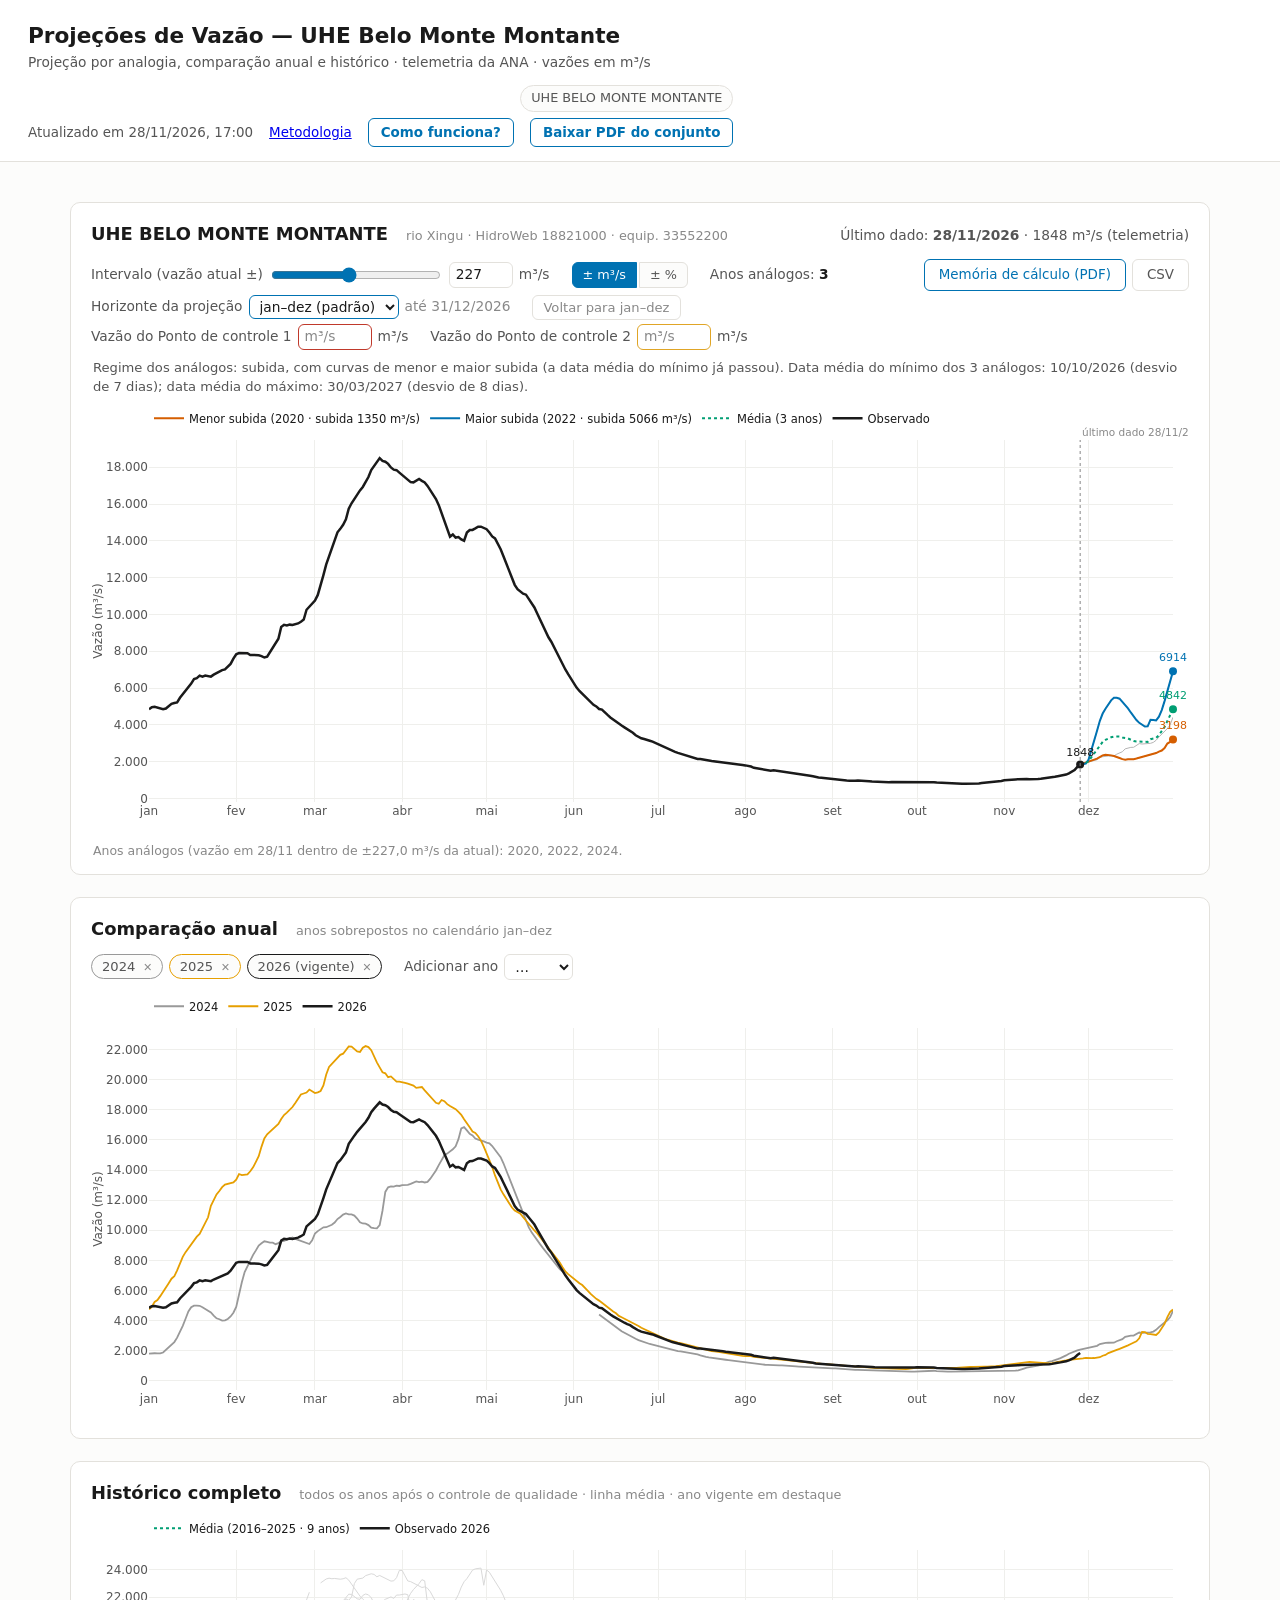
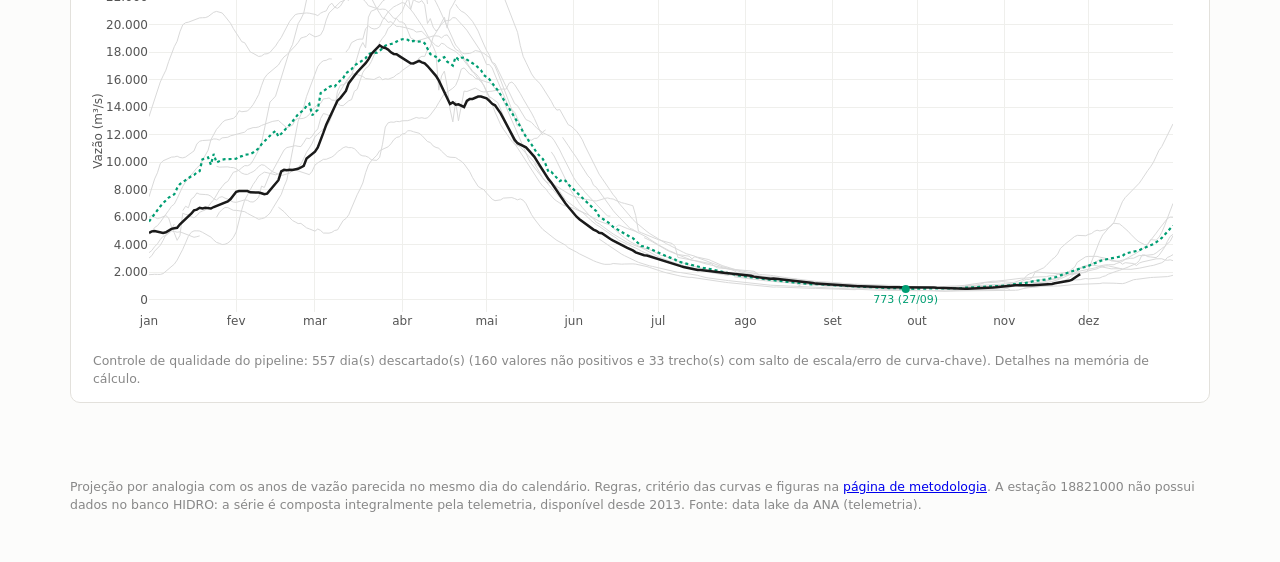
<file: docs/index.html>
<!DOCTYPE html>
<html lang="pt-BR">
<head>
  <meta charset="utf-8">
  <meta name="viewport" content="width=device-width, initial-scale=1">
  <title>Projeções de Vazão — UHE Belo Monte Montante</title>
  <link rel="stylesheet" href="css/estilo.css?v=8">
  <script src="vendor/plotly.min.js"></script>
</head>
<body>
  <header class="topo">
    <div>
      <h1>Projeções de Vazão — UHE Belo Monte Montante</h1>
      <p class="subtitulo">Projeção por analogia, comparação anual e histórico · telemetria da ANA · vazões em m³/s</p>
    </div>
    <div class="topo-acoes">
      <nav id="nav-estacoes" class="nav-estacoes"></nav>
      <div class="topo-meta">
        <span id="carimbo">Carregando…</span>
        <a href="metodologia.html" class="link-secundario">Metodologia</a>
        <button id="btn-ajuda" type="button" title="Como as projeções são calculadas">Como funciona?</button>
        <button id="btn-pdf-conjunto" type="button" disabled
                title="PDF com o gráfico exatamente como está na tela (intervalos ajustados)">Baixar PDF do conjunto</button>
      </div>
    </div>
  </header>

  <main id="conteudo"></main>

  <dialog id="ajuda">
    <div class="ajuda-cabecalho">
      <h2>Como as projeções são calculadas</h2>
      <button id="btn-fechar-ajuda" type="button" aria-label="Fechar">✕</button>
    </div>
    <div class="ajuda-corpo">
      <h3>A ideia em uma frase</h3>
      <p>Olhamos como a vazão do rio se comportou, <strong>em anos passados parecidos com o atual</strong>,
      daqui até o fim do horizonte escolhido, e mostramos o caso mais baixo, o mais alto e o médio.</p>

      <h3>Passo a passo</h3>
      <ol>
        <li><strong>Onde estamos hoje.</strong> A linha preta é a vazão observada no ano atual,
        até o último dado disponível (o ponto preto com o valor, marcado pela linha vertical
        pontilhada).</li>
        <li><strong>Procurar anos parecidos.</strong> Voltamos ao histórico e perguntamos: em
        que anos, <em>neste mesmo dia do calendário</em>, o rio estava com vazão próxima da
        atual? "Próxima" significa dentro do <strong>Intervalo</strong> que você controla.
        Por exemplo, ±50 m³/s quer dizer até 50 m³/s acima ou abaixo da vazão atual. Esses são os
        <strong>anos análogos</strong> (listados abaixo de cada gráfico).</li>
        <li><strong>Ver o que aconteceu depois.</strong> Para cada ano análogo, pegamos a
        trajetória da vazão daquele dia até o fim do horizonte e medimos a queda até o mínimo e a
        subida até o máximo. Essas trajetórias aparecem em cinza-claro, deslocadas para começar
        exatamente na vazão atual, para que todas partam do mesmo ponto e fiquem comparáveis.</li>
        <li><strong>Descida ou subida.</strong> Pelas datas médias do mínimo e do máximo dos anos
        análogos, o painel decide se o conjunto ainda desce rumo ao mínimo ou já sobe rumo ao
        máximo. O regime aparece escrito acima do gráfico.</li>
        <li><strong>As três curvas.</strong> Na descida,
          <span class="cor-maior">■</span> <strong>Maior queda</strong> (cenário mais severo) e
          <span class="cor-menor">■</span> <strong>Menor queda</strong> (mais favorável). Na subida,
          <span class="cor-maior">■</span> <strong>Menor subida</strong> e
          <span class="cor-menor">■</span> <strong>Maior subida</strong>.
          <span class="cor-media">■</span> <strong>Média</strong> (pontilhada): a média, dia a
          dia, de todos os anos análogos. Os pontos coloridos marcam o mínimo de cada curva na
          descida e o máximo na subida, com o valor em m³/s.</li>
      </ol>
      <p>A <a href="metodologia.html" class="link-secundario">página de metodologia</a> explica
      cada passo com figuras.</p>

      <h3>O horizonte da projeção</h3>
      <p>Por padrão, o gráfico mostra o ano civil (jan–dez) e a projeção vai até 31/dez. O
      seletor <strong>Horizonte da projeção</strong> permite projetar de 1 a 12 meses inteiros
      depois do mês do último dado; o mês do último dado não entra na conta. Nesse caso, o
      gráfico mostra 12 meses inteiros a partir do dia 1: com horizonte de 6 meses, aparecem 6
      meses observados, o mês corrente até o último dado e 6 meses projetados. O botão
      <strong>Voltar para jan–dez</strong> restaura o padrão. Quando o horizonte atravessa a virada do ano, cada ano análogo continua no ano
      seguinte a ele. O ano análogo cujo ano seguinte ainda não tem dados até o fim do horizonte
      sai do universo, com o motivo registrado na memória de cálculo; por isso horizontes longos
      podem reduzir o número de anos análogos.</p>

      <h3>O Intervalo e por que ele importa</h3>
      <p>Intervalo pequeno = anos muito parecidos com o atual, porém poucos; intervalo grande =
      mais anos, porém menos parecidos. O gráfico abre com o menor intervalo (a partir de
      ±50 m³/s) que reúne <strong>pelo menos 3 anos análogos</strong>. Você pode ajustá-lo em
      m³/s ou em % da vazão atual. Ao trocar a unidade, o valor é convertido, sem mudar a seleção.
      Mexa no controle e veja a sensibilidade: o número de anos análogos e as curvas se
      atualizam na hora.</p>

      <h3>Cuidados com a qualidade dos dados</h3>
      <ul>
        <li>Se um ano não tem medição exatamente naquele dia, usamos o dado mais próximo em até
        3 dias.</li>
        <li>Anos com muitas falhas depois do dia de referência ficam de fora: exigimos pelo
        menos 80% dos dias com dado até o fim do horizonte e alguma medição nos últimos 10 dias
        do horizonte.</li>
        <li>Cada dia usa a melhor fonte disponível: dado consistido do HIDRO &gt; dado bruto &gt;
        telemetria. Esta estação não possui dados no HIDRO: a série é 100% telemetria
        (desde 2013).</li>
        <li><strong>Controle de qualidade automático:</strong> valores não positivos e trechos
        com salto de escala (erro de curva-chave, como 2018 inteiro cerca de 85 vezes acima do padrão)
        são detectados por descontinuidade e descartados. Secas extremas reais, que evoluem
        de forma contínua, são preservadas. Os trechos descartados estão listados na memória
        de cálculo.</li>
      </ul>

      <h3>Como ler (e como não ler)</h3>
      <p>Isto <strong>não é uma previsão meteorológica</strong>. É uma projeção por analogia:
      "se este ano se comportar como os anos parecidos, a vazão deve ficar entre a curva laranja
      e a azul, com a pontilhada como referência central". Chuvas fora do padrão histórico podem
      levar o rio para fora dessa faixa. Atenção ao universo: esta estação tem dados
      (telemetria) apenas desde 2013, portanto os anos análogos vêm de um histórico
      de pouco mais de uma década.</p>

      <h3>Os outros dois gráficos</h3>
      <p><strong>Comparação anual</strong>: sobrepõe os anos escolhidos no calendário jan–dez
      (por padrão os três últimos); adicione ou remova anos livremente. <strong>Histórico
      completo</strong>: todos os anos após o controle de qualidade em cinza, a média dia a dia
      em verde pontilhado e o ano vigente em preto.</p>

      <h3>Exportações</h3>
      <p>O PDF do conjunto, a memória de cálculo (PDF) e o CSV são gerados na hora e
      reproduzem o que está na tela, inclusive o intervalo que você ajustou. A memória de
      cálculo lista todos os anos candidatos com o motivo de cada inclusão ou exclusão, para
      auditoria completa.</p>
    </div>
  </dialog>

  <footer class="rodape">
    <p>Projeção por analogia com os anos de vazão parecida no mesmo dia do calendário. Regras,
    critério das curvas e figuras na <a href="metodologia.html" class="link-secundario">página de
    metodologia</a>. A estação 18821000 não possui dados no banco HIDRO: a série é composta
    integralmente pela telemetria, disponível desde 2013.
    Fonte: data lake da ANA (telemetria).</p>
  </footer>

  <script src="vendor/jspdf.umd.min.js"></script>
  <script src="vendor/jspdf.plugin.autotable.min.js"></script>
  <script src="js/analogia.js?v=13"></script>
  <script src="js/grafico.js?v=13"></script>
  <script src="js/graficos_extras.js?v=13"></script>
  <script src="js/exportar_pdf.js?v=13"></script>
  <script src="js/principal.js?v=13"></script>
</body>
</html>
</file>
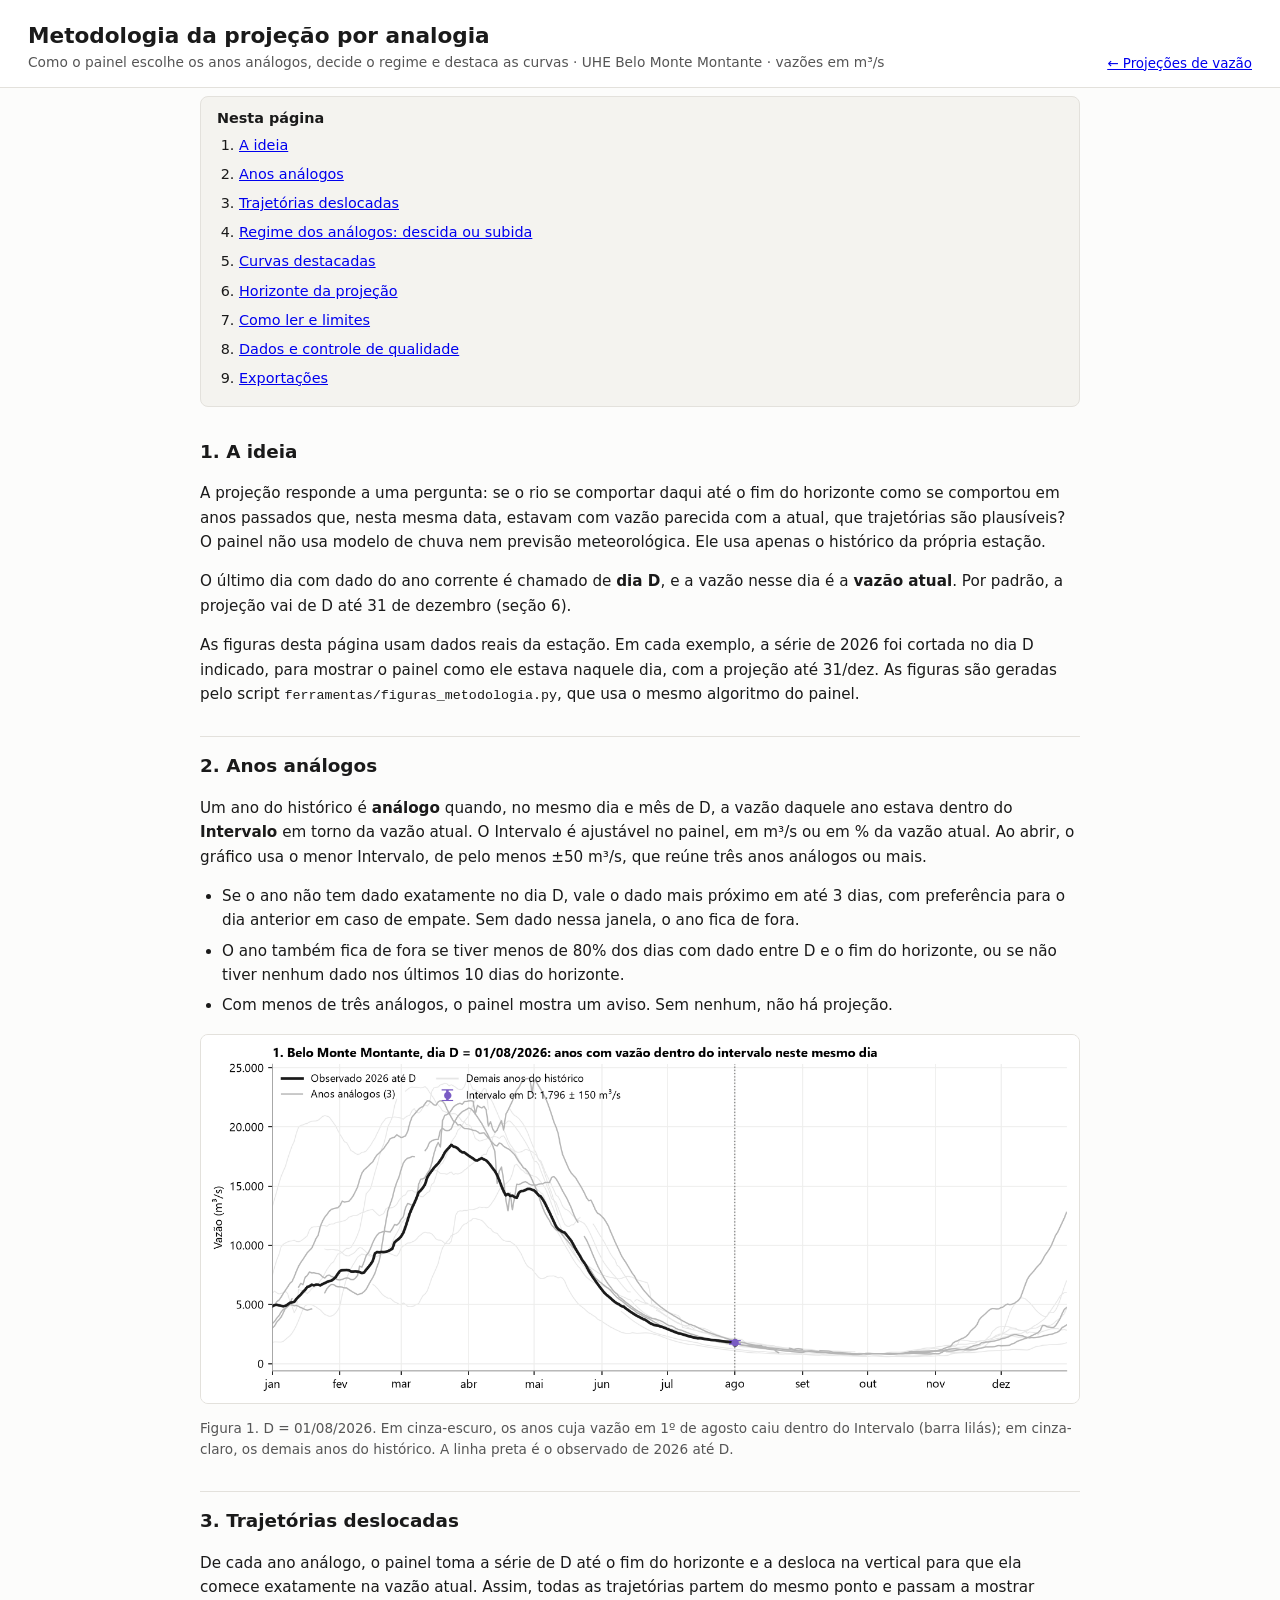
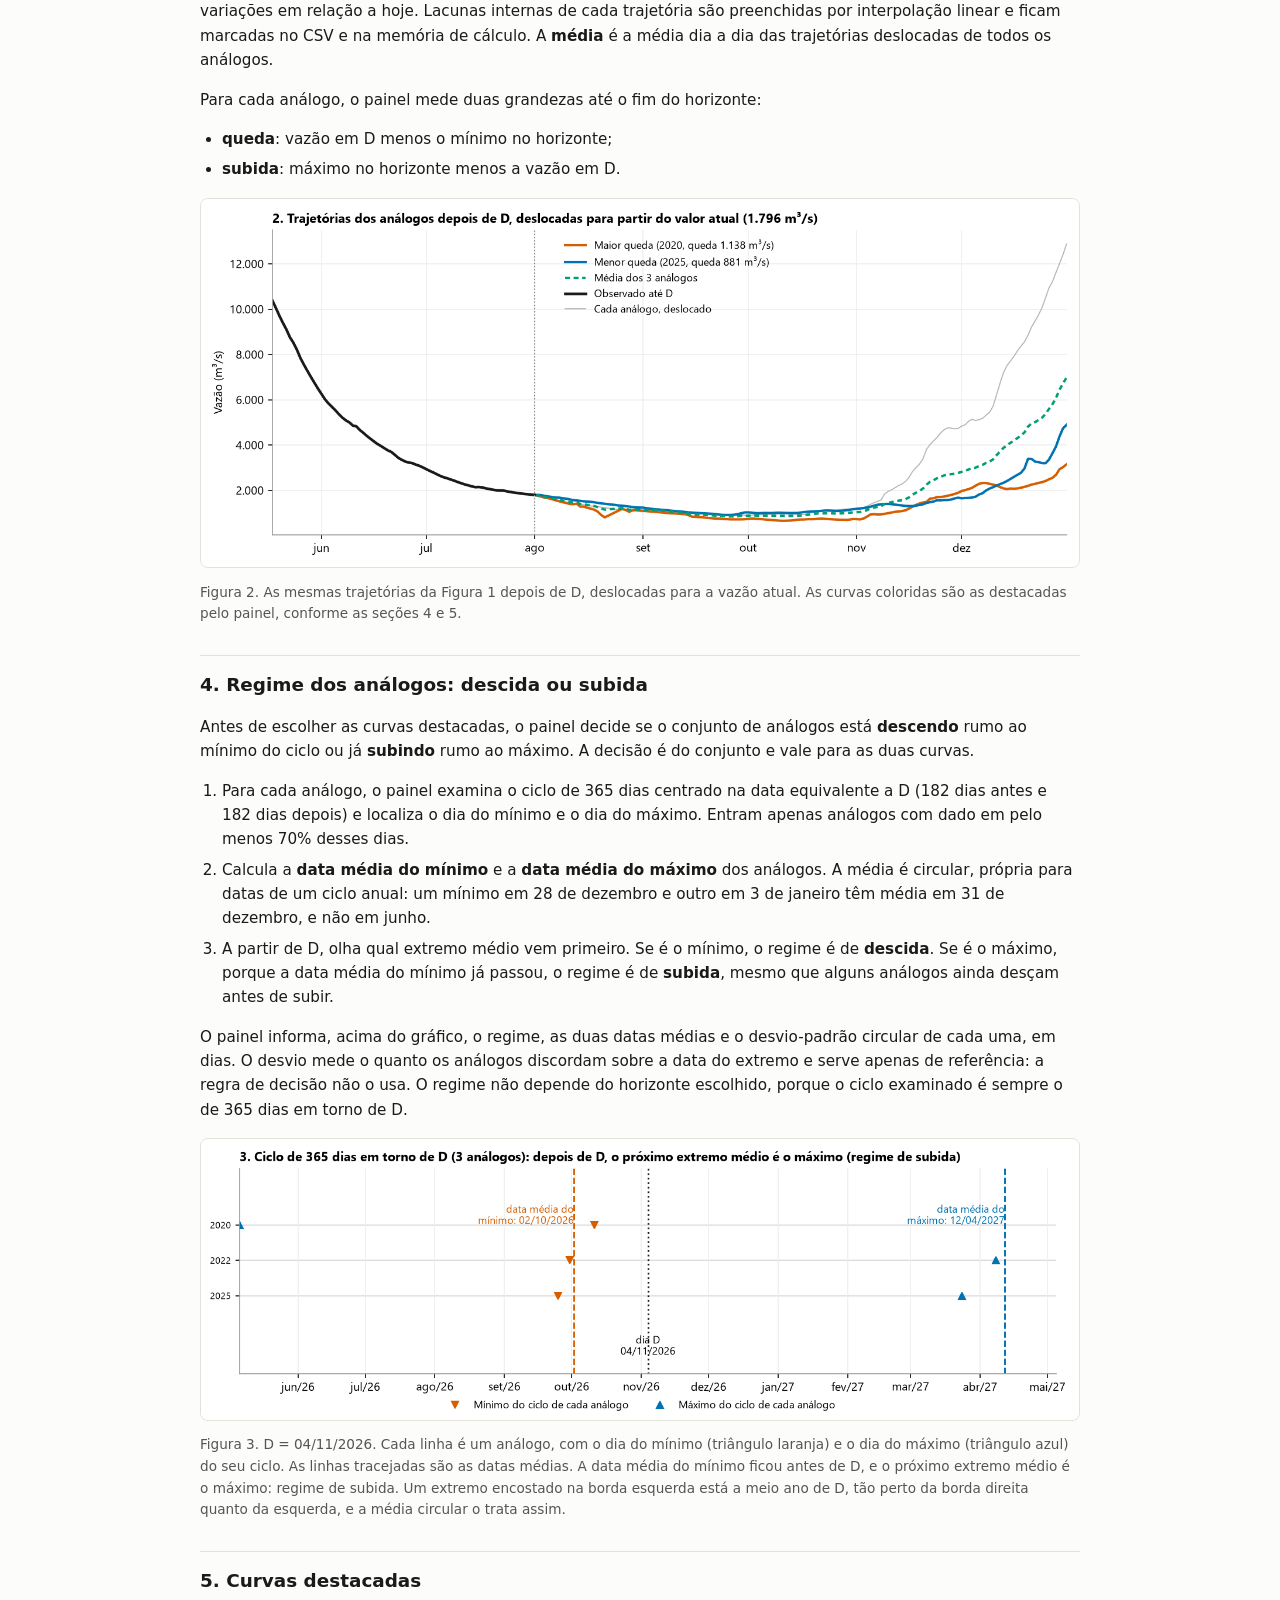
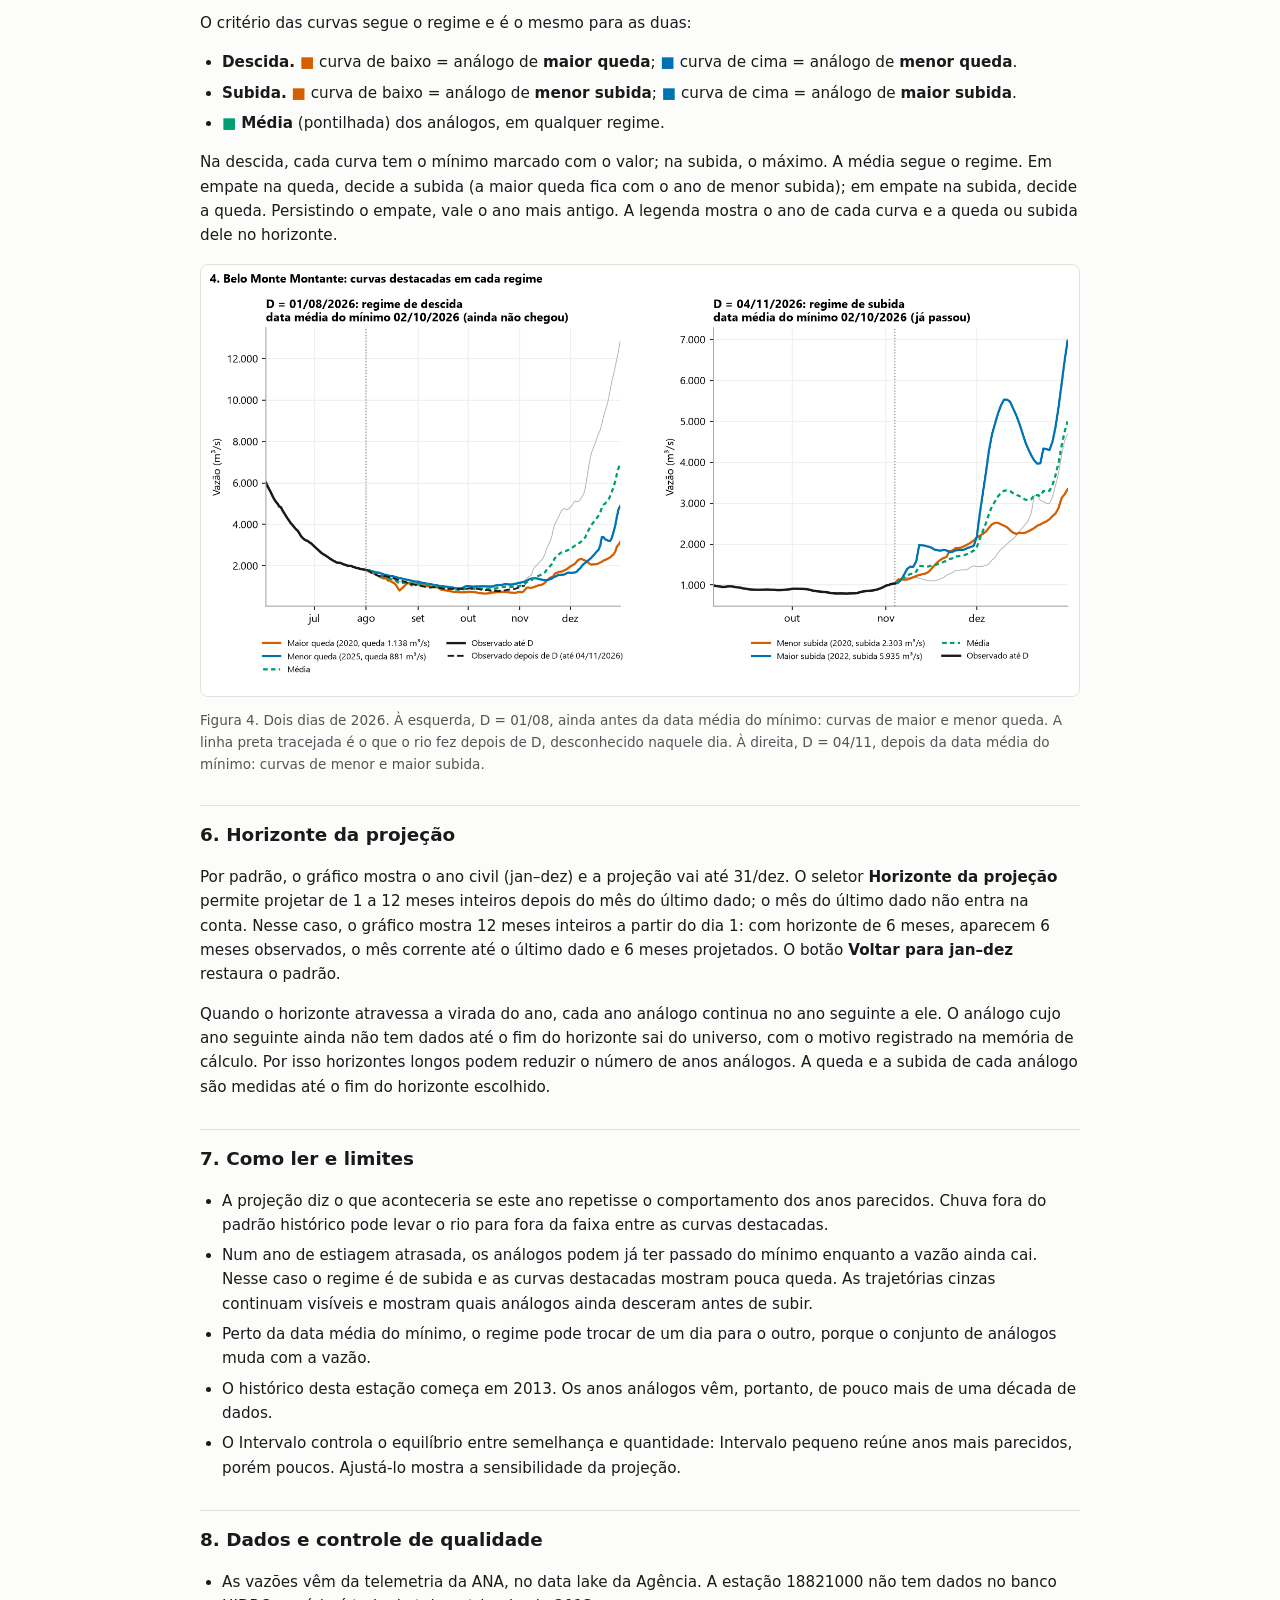
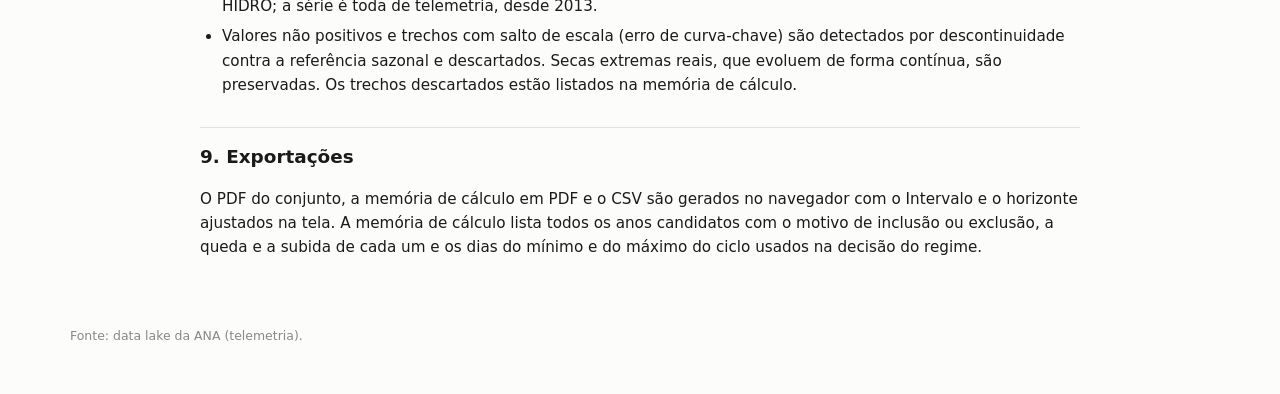
<file: docs/metodologia.html>
<!DOCTYPE html>
<html lang="pt-BR">
<head>
  <meta charset="utf-8">
  <meta name="viewport" content="width=device-width, initial-scale=1">
  <title>Metodologia — UHE Belo Monte Montante</title>
  <link rel="stylesheet" href="css/estilo.css?v=8">
</head>
<body>
  <header class="topo">
    <div>
      <h1>Metodologia da projeção por analogia</h1>
      <p class="subtitulo">Como o painel escolhe os anos análogos, decide o regime e destaca as curvas · UHE Belo Monte Montante · vazões em m³/s</p>
    </div>
    <div class="topo-acoes">
      <div class="topo-meta">
        <a href="index.html" class="link-secundario">← Projeções de vazão</a>
      </div>
    </div>
  </header>

  <main class="metodologia">
    <div class="indice">
      <strong>Nesta página</strong>
      <ol>
        <li><a href="#ideia">A ideia</a></li>
        <li><a href="#analogos">Anos análogos</a></li>
        <li><a href="#trajetorias">Trajetórias deslocadas</a></li>
        <li><a href="#regime">Regime dos análogos: descida ou subida</a></li>
        <li><a href="#curvas">Curvas destacadas</a></li>
        <li><a href="#horizonte">Horizonte da projeção</a></li>
        <li><a href="#leitura">Como ler e limites</a></li>
        <li><a href="#dados">Dados e controle de qualidade</a></li>
        <li><a href="#exportacoes">Exportações</a></li>
      </ol>
    </div>

    <h2 id="ideia">1. A ideia</h2>
    <p>A projeção responde a uma pergunta: se o rio se comportar daqui até o fim do horizonte como
    se comportou em anos passados que, nesta mesma data, estavam com vazão parecida com a atual,
    que trajetórias são plausíveis? O painel não usa modelo de chuva nem previsão meteorológica.
    Ele usa apenas o histórico da própria estação.</p>
    <p>O último dia com dado do ano corrente é chamado de <strong>dia D</strong>, e a vazão nesse
    dia é a <strong>vazão atual</strong>. Por padrão, a projeção vai de D até 31 de dezembro (seção
    6).</p>
    <p>As figuras desta página usam dados reais da estação. Em cada exemplo, a série de 2026 foi
    cortada no dia D indicado, para mostrar o painel como ele estava naquele dia, com a projeção até
    31/dez. As figuras são geradas pelo script <code>ferramentas/figuras_metodologia.py</code>, que
    usa o mesmo algoritmo do painel.</p>

    <h2 id="analogos">2. Anos análogos</h2>
    <p>Um ano do histórico é <strong>análogo</strong> quando, no mesmo dia e mês de D, a vazão
    daquele ano estava dentro do <strong>Intervalo</strong> em torno da vazão atual. O Intervalo é
    ajustável no painel, em m³/s ou em % da vazão atual. Ao abrir, o gráfico usa o menor Intervalo,
    de pelo menos ±50 m³/s, que reúne três anos análogos ou mais.</p>
    <ul>
      <li>Se o ano não tem dado exatamente no dia D, vale o dado mais próximo em até 3 dias, com
      preferência para o dia anterior em caso de empate. Sem dado nessa janela, o ano fica de fora.</li>
      <li>O ano também fica de fora se tiver menos de 80% dos dias com dado entre D e o fim do
      horizonte, ou se não tiver nenhum dado nos últimos 10 dias do horizonte.</li>
      <li>Com menos de três análogos, o painel mostra um aviso. Sem nenhum, não há projeção.</li>
    </ul>
    <figure>
      <a href="img/metodologia/analogos.png" title="Abrir a figura em tamanho cheio"><img src="img/metodologia/analogos.png" alt="Vazões de Belo Monte Montante em todos os anos do histórico, com 2026 até 1º de agosto e o intervalo em torno da vazão atual"></a>
      <figcaption>Figura 1. D = 01/08/2026. Em cinza-escuro, os anos cuja vazão em 1º de agosto caiu
      dentro do Intervalo (barra lilás); em cinza-claro, os demais anos do histórico. A linha preta
      é o observado de 2026 até D.</figcaption>
    </figure>

    <h2 id="trajetorias">3. Trajetórias deslocadas</h2>
    <p>De cada ano análogo, o painel toma a série de D até o fim do horizonte e a desloca na
    vertical para que ela comece exatamente na vazão atual. Assim, todas as trajetórias partem do
    mesmo ponto e passam a mostrar variações em relação a hoje. Lacunas internas de cada trajetória
    são preenchidas por interpolação linear e ficam marcadas no CSV e na memória de cálculo. A
    <strong>média</strong> é a média dia a dia das trajetórias deslocadas de todos os análogos.</p>
    <p>Para cada análogo, o painel mede duas grandezas até o fim do horizonte:</p>
    <ul>
      <li><strong>queda</strong>: vazão em D menos o mínimo no horizonte;</li>
      <li><strong>subida</strong>: máximo no horizonte menos a vazão em D.</li>
    </ul>
    <figure>
      <a href="img/metodologia/trajetorias.png" title="Abrir a figura em tamanho cheio"><img src="img/metodologia/trajetorias.png" alt="Trajetórias deslocadas dos anos análogos a partir de 1º de agosto de 2026"></a>
      <figcaption>Figura 2. As mesmas trajetórias da Figura 1 depois de D, deslocadas para a vazão
      atual. As curvas coloridas são as destacadas pelo painel, conforme as seções 4 e 5.</figcaption>
    </figure>

    <h2 id="regime">4. Regime dos análogos: descida ou subida</h2>
    <p>Antes de escolher as curvas destacadas, o painel decide se o conjunto de análogos está
    <strong>descendo</strong> rumo ao mínimo do ciclo ou já <strong>subindo</strong> rumo ao
    máximo. A decisão é do conjunto e vale para as duas curvas.</p>
    <ol>
      <li>Para cada análogo, o painel examina o ciclo de 365 dias centrado na data equivalente a D
      (182 dias antes e 182 dias depois) e localiza o dia do mínimo e o dia do máximo. Entram apenas
      análogos com dado em pelo menos 70% desses dias.</li>
      <li>Calcula a <strong>data média do mínimo</strong> e a <strong>data média do máximo</strong>
      dos análogos. A média é circular, própria para datas de um ciclo anual: um mínimo em 28 de
      dezembro e outro em 3 de janeiro têm média em 31 de dezembro, e não em junho.</li>
      <li>A partir de D, olha qual extremo médio vem primeiro. Se é o mínimo, o regime é de
      <strong>descida</strong>. Se é o máximo, porque a data média do mínimo já passou, o regime é
      de <strong>subida</strong>, mesmo que alguns análogos ainda desçam antes de subir.</li>
    </ol>
    <p>O painel informa, acima do gráfico, o regime, as duas datas médias e o desvio-padrão
    circular de cada uma, em dias. O desvio mede o quanto os análogos discordam sobre a data do
    extremo e serve apenas de referência: a regra de decisão não o usa. O regime não depende do
    horizonte escolhido, porque o ciclo examinado é sempre o de 365 dias em torno de D.</p>
    <figure>
      <a href="img/metodologia/ciclo.png" title="Abrir a figura em tamanho cheio"><img src="img/metodologia/ciclo.png" alt="Dias do mínimo e do máximo do ciclo de cada ano análogo em torno de 4 de novembro de 2026"></a>
      <figcaption>Figura 3. D = 04/11/2026. Cada linha é um análogo, com o dia do mínimo (triângulo
      laranja) e o dia do máximo (triângulo azul) do seu ciclo. As linhas tracejadas são as datas
      médias. A data média do mínimo ficou antes de D, e o próximo extremo médio é o máximo: regime
      de subida. Um extremo encostado na borda esquerda está a meio ano de D, tão perto da borda
      direita quanto da esquerda, e a média circular o trata assim.</figcaption>
    </figure>

    <h2 id="curvas">5. Curvas destacadas</h2>
    <p>O critério das curvas segue o regime e é o mesmo para as duas:</p>
    <ul>
      <li><strong>Descida.</strong> <span class="cor-maior">■</span> curva de baixo = análogo de
      <strong>maior queda</strong>; <span class="cor-menor">■</span> curva de cima = análogo de
      <strong>menor queda</strong>.</li>
      <li><strong>Subida.</strong> <span class="cor-maior">■</span> curva de baixo = análogo de
      <strong>menor subida</strong>; <span class="cor-menor">■</span> curva de cima = análogo de
      <strong>maior subida</strong>.</li>
      <li><span class="cor-media">■</span> <strong>Média</strong> (pontilhada) dos análogos, em
      qualquer regime.</li>
    </ul>
    <p>Na descida, cada curva tem o mínimo marcado com o valor; na subida, o máximo. A média segue o
    regime. Em empate na queda, decide a subida (a maior queda fica com o ano de menor subida); em
    empate na subida, decide a queda. Persistindo o empate, vale o ano mais antigo. A legenda mostra
    o ano de cada curva e a queda ou subida dele no horizonte.</p>
    <figure>
      <a href="img/metodologia/regimes.png" title="Abrir a figura em tamanho cheio"><img src="img/metodologia/regimes.png" alt="Curvas destacadas em 1º de agosto (descida) e em 4 de novembro de 2026 (subida)"></a>
      <figcaption>Figura 4. Dois dias de 2026. À esquerda, D = 01/08, ainda antes da data média do
      mínimo: curvas de maior e menor queda. A linha preta tracejada é o que o rio fez depois de D,
      desconhecido naquele dia. À direita, D = 04/11, depois da data média do mínimo: curvas de
      menor e maior subida.</figcaption>
    </figure>

    <h2 id="horizonte">6. Horizonte da projeção</h2>
    <p>Por padrão, o gráfico mostra o ano civil (jan–dez) e a projeção vai até 31/dez. O seletor
    <strong>Horizonte da projeção</strong> permite projetar de 1 a 12 meses inteiros depois do mês do
    último dado; o mês do último dado não entra na conta. Nesse caso, o gráfico mostra 12 meses
    inteiros a partir do dia 1: com horizonte de 6 meses, aparecem 6 meses observados, o mês
    corrente até o último dado e 6 meses projetados. O botão <strong>Voltar para jan–dez</strong>
    restaura o padrão.</p>
    <p>Quando o horizonte atravessa a virada do ano, cada ano análogo continua no ano seguinte a ele.
    O análogo cujo ano seguinte ainda não tem dados até o fim do horizonte sai do universo, com o
    motivo registrado na memória de cálculo. Por isso horizontes longos podem reduzir o número de
    anos análogos. A queda e a subida de cada análogo são medidas até o fim do horizonte escolhido.</p>

    <h2 id="leitura">7. Como ler e limites</h2>
    <ul>
      <li>A projeção diz o que aconteceria se este ano repetisse o comportamento dos anos parecidos.
      Chuva fora do padrão histórico pode levar o rio para fora da faixa entre as curvas
      destacadas.</li>
      <li>Num ano de estiagem atrasada, os análogos podem já ter passado do mínimo enquanto a vazão
      ainda cai. Nesse caso o regime é de subida e as curvas destacadas mostram pouca queda. As
      trajetórias cinzas continuam visíveis e mostram quais análogos ainda desceram antes de
      subir.</li>
      <li>Perto da data média do mínimo, o regime pode trocar de um dia para o outro, porque o
      conjunto de análogos muda com a vazão.</li>
      <li>O histórico desta estação começa em 2013. Os anos análogos vêm, portanto, de pouco mais
      de uma década de dados.</li>
      <li>O Intervalo controla o equilíbrio entre semelhança e quantidade: Intervalo pequeno reúne
      anos mais parecidos, porém poucos. Ajustá-lo mostra a sensibilidade da projeção.</li>
    </ul>

    <h2 id="dados">8. Dados e controle de qualidade</h2>
    <ul>
      <li>As vazões vêm da telemetria da ANA, no data lake da Agência. A estação 18821000 não tem
      dados no banco HIDRO; a série é toda de telemetria, desde 2013.</li>
      <li>Valores não positivos e trechos com salto de escala (erro de curva-chave) são detectados
      por descontinuidade contra a referência sazonal e descartados. Secas extremas reais, que
      evoluem de forma contínua, são preservadas. Os trechos descartados estão listados na memória
      de cálculo.</li>
    </ul>

    <h2 id="exportacoes">9. Exportações</h2>
    <p>O PDF do conjunto, a memória de cálculo em PDF e o CSV são gerados no navegador com o
    Intervalo e o horizonte ajustados na tela. A memória de cálculo lista todos os anos candidatos
    com o motivo de inclusão ou exclusão, a queda e a subida de cada um e os dias do mínimo e do
    máximo do ciclo usados na decisão do regime.</p>
  </main>

  <footer class="rodape">
    <p>Fonte: data lake da ANA (telemetria).</p>
  </footer>
</body>
</html>
</file>
<file: docs/css/estilo.css>
:root {
  --tinta: #1a1a1a;
  --tinta-2: #555;
  --tinta-3: #888;
  --superficie: #fcfcfb;
  --cartao: #ffffff;
  --borda: #e3e1dc;
  --acento: #0072B2;
  --aviso-fundo: #fff7e6;
  --aviso-borda: #e6c46e;
  --ponto-controle-1: #C0392B;
  --ponto-controle-2: #E0A526;
}

* { box-sizing: border-box; }

body {
  margin: 0;
  font-family: "Segoe UI", system-ui, -apple-system, sans-serif;
  color: var(--tinta);
  background: var(--superficie);
  line-height: 1.45;
}

.topo {
  display: flex;
  flex-wrap: wrap;
  gap: 12px 24px;
  align-items: flex-end;
  justify-content: space-between;
  padding: 20px 28px 14px;
  border-bottom: 1px solid var(--borda);
  background: var(--cartao);
}
.topo h1 { margin: 0; font-size: 1.35rem; }
.subtitulo { margin: 2px 0 0; color: var(--tinta-2); font-size: 0.86rem; }
.topo-acoes { display: flex; flex-direction: column; gap: 6px; align-items: flex-end; }
.topo-meta { display: flex; gap: 16px; align-items: center; font-size: 0.84rem; color: var(--tinta-2); }
.topo-meta button {
  font: inherit;
  font-weight: 600;
  color: var(--acento);
  background: var(--cartao);
  border: 1px solid var(--acento);
  border-radius: 6px;
  padding: 4px 12px;
  cursor: pointer;
}
.topo-meta button:hover:enabled { background: var(--acento); color: #fff; }
.topo-meta button:disabled { opacity: 0.6; cursor: wait; }

.nav-estacoes { display: flex; flex-wrap: wrap; gap: 6px; }
.nav-estacoes a {
  font-size: 0.8rem;
  color: var(--tinta-2);
  text-decoration: none;
  padding: 3px 10px;
  border: 1px solid var(--borda);
  border-radius: 999px;
  background: var(--superficie);
}
.nav-estacoes a:hover { color: var(--acento); border-color: var(--acento); }

main { max-width: 1180px; margin: 0 auto; padding: 18px 20px 40px; }

.estacao {
  background: var(--cartao);
  border: 1px solid var(--borda);
  border-radius: 10px;
  margin: 22px 0;
  padding: 18px 20px 14px;
  scroll-margin-top: 16px;
}
.estacao-cabecalho { display: flex; flex-wrap: wrap; gap: 6px 18px; align-items: baseline; }
.estacao-cabecalho h2 { margin: 0; font-size: 1.12rem; }
.estacao-codigos { color: var(--tinta-3); font-size: 0.8rem; }
.estacao-ultimo { color: var(--tinta-2); font-size: 0.86rem; margin-left: auto; }

.controles {
  display: flex;
  flex-wrap: wrap;
  gap: 10px 22px;
  align-items: center;
  margin: 12px 0 4px;
  font-size: 0.86rem;
  color: var(--tinta-2);
}
.controles label { display: flex; align-items: center; gap: 6px; }
.controles input[type="range"] { width: 170px; accent-color: var(--acento); }
.controles input[type="number"] {
  width: 64px;
  padding: 2px 6px;
  border: 1px solid var(--borda);
  border-radius: 6px;
  font: inherit;
  color: var(--tinta);
}
.controles .modo { display: flex; gap: 2px; }
.controles .modo button {
  font: inherit;
  font-size: 0.8rem;
  padding: 3px 10px;
  border: 1px solid var(--borda);
  background: var(--superficie);
  color: var(--tinta-2);
  cursor: pointer;
}
.controles .modo button:first-child { border-radius: 6px 0 0 6px; }
.controles .modo button:last-child { border-radius: 0 6px 6px 0; }
.controles .modo button.ativo {
  background: var(--acento);
  border-color: var(--acento);
  color: #fff;
}
.contagem { font-weight: 600; color: var(--tinta); }

.controles-referencia {
  display: flex;
  flex-wrap: wrap;
  gap: 8px 22px;
  align-items: center;
  margin: 0 0 4px;
  font-size: 0.86rem;
  color: var(--tinta-2);
}
.controles-referencia label { display: flex; align-items: center; gap: 6px; }
.controles-referencia input[type="number"] {
  width: 74px;
  padding: 2px 6px;
  border: 1px solid var(--borda);
  border-radius: 6px;
  font: inherit;
  color: var(--tinta);
}
.controles-referencia select {
  font: inherit;
  padding: 2px 6px;
  border: 1px solid var(--acento);
  border-radius: 6px;
  color: var(--tinta);
  background: var(--cartao);
}
.controles-referencia .ctl-fim-horizonte { color: var(--tinta-3); }
.controles-referencia .botao-padrao {
  font: inherit;
  font-size: 0.82rem;
  padding: 2px 10px;
  border: 1px solid var(--acento);
  border-radius: 6px;
  background: var(--cartao);
  color: var(--acento);
  cursor: pointer;
}
.controles-referencia .botao-padrao:hover:enabled { background: var(--acento); color: #fff; }
.controles-referencia .botao-padrao:disabled { border-color: var(--borda); color: var(--tinta-3); cursor: default; }
.controles-referencia input.ctl-pc1 { border-color: var(--ponto-controle-1); color: var(--ponto-controle-1); }
.controles-referencia input.ctl-pc2 { border-color: var(--ponto-controle-2); color: var(--ponto-controle-2); }
.controles-referencia input.ctl-pc1::placeholder,
.controles-referencia input.ctl-pc2::placeholder { color: var(--tinta-3); }
.acoes { margin-left: auto; display: flex; gap: 6px; }
.botao-csv {
  display: inline-block;
  text-decoration: none;
  font: inherit;
  font-size: 0.84rem;
  padding: 5px 14px;
  border: 1px solid var(--acento);
  border-radius: 6px;
  background: var(--cartao);
  color: var(--acento);
  cursor: pointer;
}
.botao-csv:hover { background: var(--acento); color: #fff; }
.botao-sec { border-color: var(--borda); color: var(--tinta-2); }
.botao-sec:hover { background: var(--superficie); color: var(--tinta); }

.aviso {
  margin: 8px 0 0;
  padding: 7px 12px;
  font-size: 0.85rem;
  background: var(--aviso-fundo);
  border: 1px solid var(--aviso-borda);
  border-radius: 6px;
}
.aviso:empty { display: none; }

.regime { color: var(--tinta-2, #555); font-size: 0.82rem; margin: 8px 2px 0; }
.regime:empty { display: none; }

.grafico { width: 100%; height: 440px; }

.estacao-rodape { color: var(--tinta-3); font-size: 0.78rem; margin: 6px 2px 0; }

.rodape {
  max-width: 1180px;
  margin: 0 auto;
  padding: 0 20px 36px;
  color: var(--tinta-3);
  font-size: 0.78rem;
}

.erro { color: #b3261e; padding: 20px; }

/* diálogo de ajuda (Como funciona?) */
#ajuda {
  width: min(720px, 92vw);
  max-height: 86vh;
  border: 1px solid var(--borda);
  border-radius: 12px;
  padding: 0;
  color: var(--tinta);
  box-shadow: 0 12px 40px rgba(0, 0, 0, 0.18);
}
#ajuda::backdrop { background: rgba(20, 20, 20, 0.45); }
.ajuda-cabecalho {
  display: flex;
  align-items: center;
  justify-content: space-between;
  padding: 14px 22px;
  border-bottom: 1px solid var(--borda);
  background: var(--superficie);
  position: sticky;
  top: 0;
}
.ajuda-cabecalho h2 { margin: 0; font-size: 1.08rem; }
.ajuda-cabecalho button {
  font-size: 1rem;
  border: none;
  background: none;
  color: var(--tinta-2);
  cursor: pointer;
  padding: 4px 8px;
}
.ajuda-cabecalho button:hover { color: var(--tinta); }
.ajuda-corpo { padding: 6px 24px 20px; font-size: 0.92rem; line-height: 1.55; }
.ajuda-corpo h3 { font-size: 0.98rem; margin: 18px 0 6px; }
.ajuda-corpo ol, .ajuda-corpo ul { padding-left: 22px; margin: 6px 0; }
.ajuda-corpo li { margin-bottom: 8px; }
.cor-maior { color: #D55E00; }
.cor-menor { color: #0072B2; }
.cor-media { color: #009E73; }

/* chips de anos (comparação anual) */
.chips-anos { display: flex; flex-wrap: wrap; gap: 6px; }
.chip-ano {
  display: inline-flex;
  align-items: center;
  gap: 4px;
  font-size: 0.82rem;
  padding: 2px 6px 2px 10px;
  border: 1.5px solid var(--borda);
  border-radius: 999px;
  background: var(--superficie);
}
.chip-ano button {
  border: none;
  background: none;
  color: var(--tinta-3);
  cursor: pointer;
  font-size: 0.9rem;
  padding: 0 4px;
}
.chip-ano button:hover { color: #b3261e; }
.controles select {
  font: inherit;
  padding: 3px 6px;
  border: 1px solid var(--borda);
  border-radius: 6px;
  color: var(--tinta);
  background: var(--cartao);
}

/* página de metodologia */
.metodologia { max-width: 920px; margin: 0 auto; padding: 8px 20px 40px; line-height: 1.6; font-size: 0.95rem; }
.metodologia h2 { font-size: 1.15rem; margin: 30px 0 8px; padding-top: 14px; border-top: 1px solid var(--borda); }
.metodologia h2:first-of-type { border-top: none; padding-top: 0; }
.metodologia h3 { font-size: 1rem; margin: 18px 0 6px; }
.metodologia ol, .metodologia ul { padding-left: 22px; }
.metodologia li { margin-bottom: 6px; }
.metodologia figure { margin: 16px 0 22px; }
.metodologia figure img { width: 100%; height: auto; border: 1px solid var(--borda); border-radius: 8px; background: #fff; }
.metodologia figcaption { color: var(--tinta-2); font-size: 0.85rem; margin-top: 6px; }
.metodologia .indice { background: #f4f3ef; border: 1px solid var(--borda); border-radius: 8px; padding: 10px 16px; font-size: 0.9rem; }
.metodologia .indice ol { margin: 4px 0; }
.metodologia code { font-size: 0.88em; }
</file>
